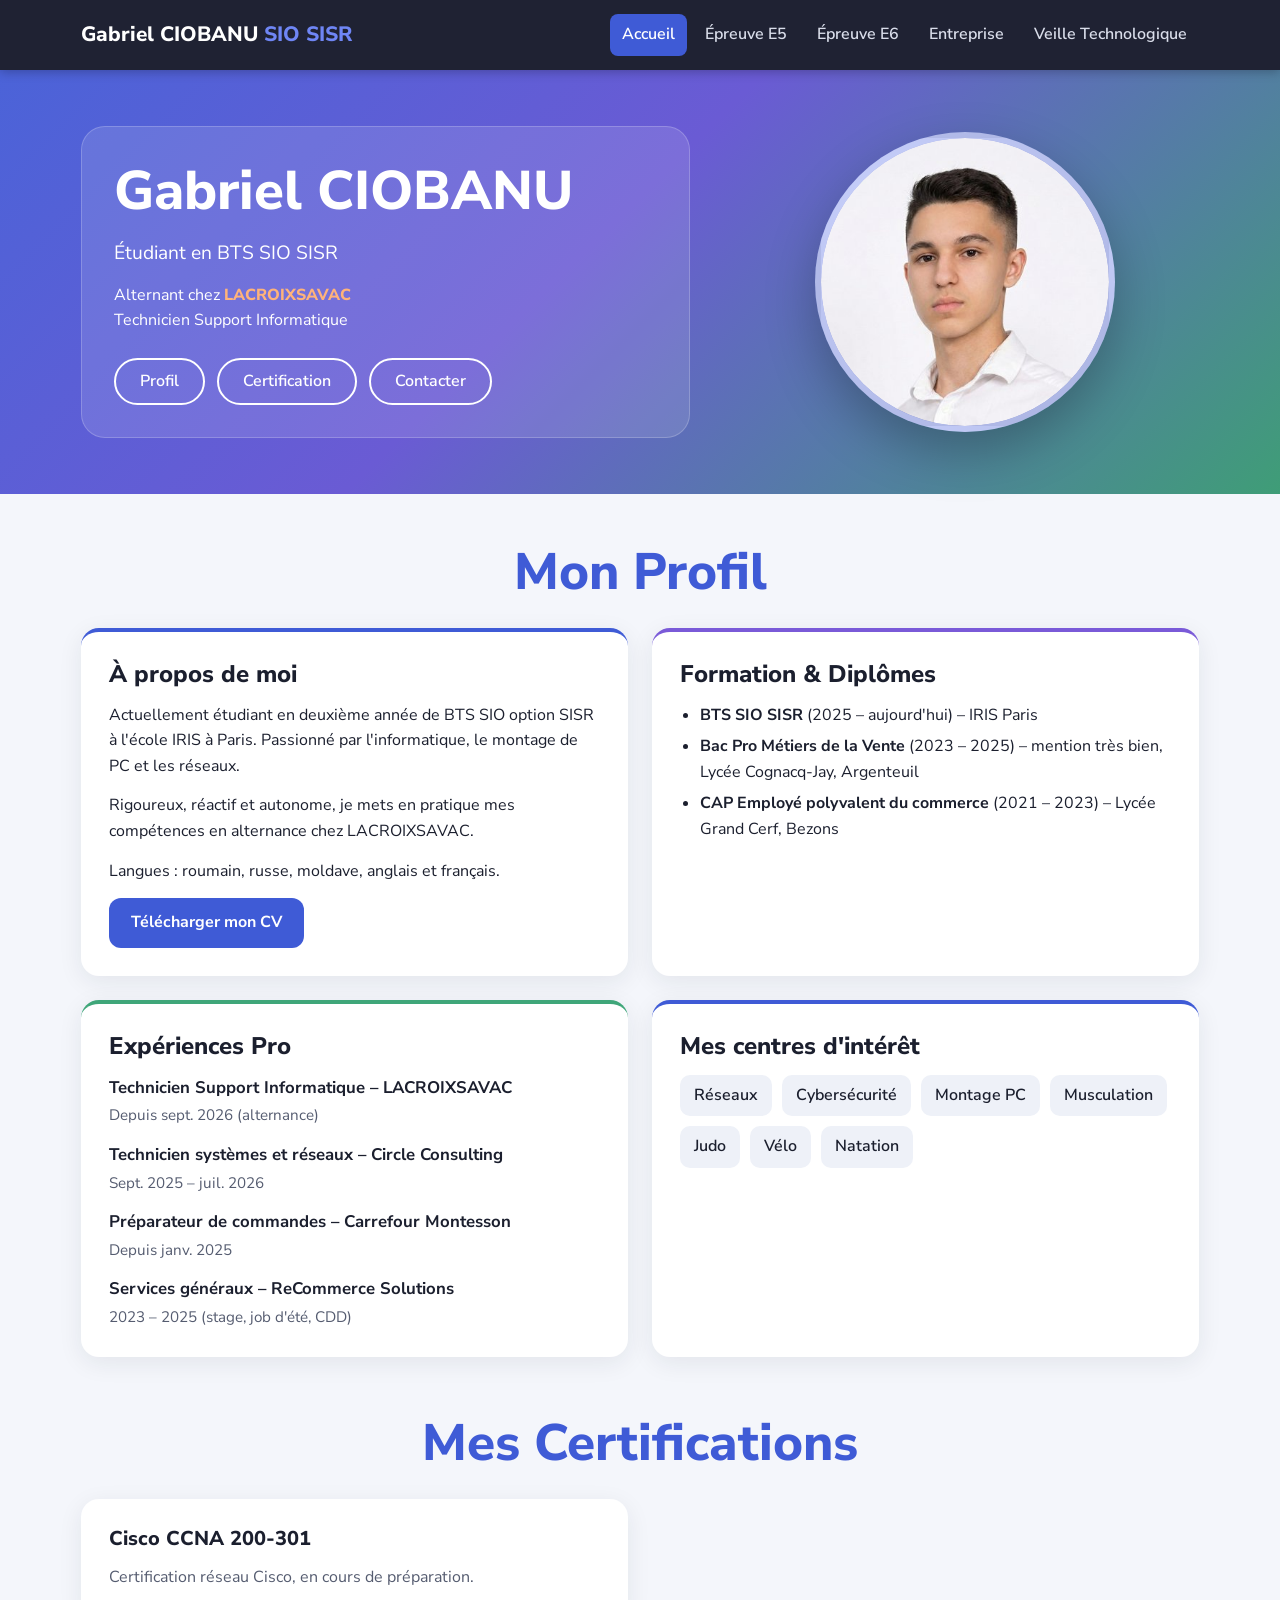
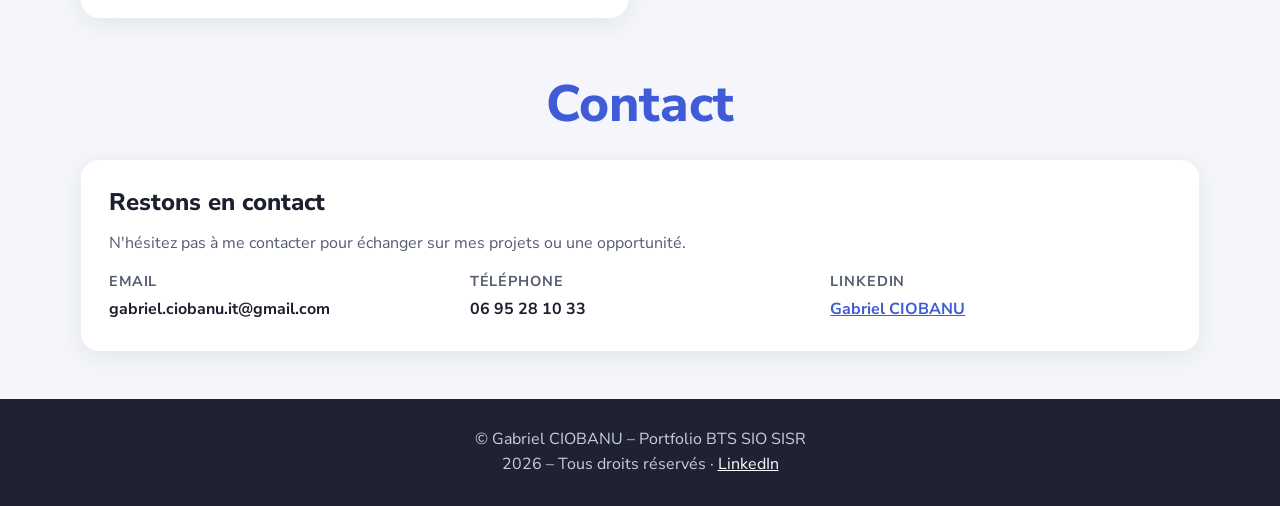
<file: index.html>
<!doctype html>
<html lang="fr">
<head>
<meta charset="utf-8">
<meta name="viewport" content="width=device-width, initial-scale=1, viewport-fit=cover">
<meta name="claude:viewport-fit-sides" content="cover">
<title>Portfolio Gabriel CIOBANU</title>
<link rel="preconnect" href="https://fonts.googleapis.com">
<link rel="preconnect" href="https://fonts.gstatic.com" crossorigin>
<link rel="stylesheet" href="https://fonts.googleapis.com/css2?family=Nunito+Sans:wght@400;600;700;800&display=swap">
<link rel="stylesheet" href="style.css">
</head>
<body>
<header class="nav">
  <div class="nav-in">
    <a class="brand" href="./">Gabriel CIOBANU <span>SIO SISR</span></a>
    <button class="burger" id="burger" aria-label="Ouvrir le menu" aria-expanded="false">&#9776;</button>
    <ul class="menu" id="menu"><li><a href="./" class="active">Accueil</a></li><li><a href="e5.html">Épreuve E5</a></li><li><a href="e6.html">Épreuve E6</a></li><li><a href="entreprise.html">Entreprise</a></li><li><a href="veille.html">Veille Technologique</a></li></ul>
  </div>
</header>

<section class="hero" id="accueil">
  <div class="hero-in">
    <div class="hero-card">
      <h1>Gabriel CIOBANU</h1>
      <p class="sub">Étudiant en BTS SIO SISR</p>
      <p>Alternant chez <span class="company">LACROIXSAVAC</span><br>Technicien Support Informatique</p>
      <div class="pills">
        <a class="pill" href="#profil">Profil</a>
        <a class="pill" href="#certification">Certification</a>
        <a class="pill" href="#contact">Contacter</a>
      </div>
    </div>
    <img class="avatar" src="img/photo.jpg" alt="Photo de Gabriel CIOBANU">
  </div>
</section>

<main class="wrap">
  <section class="stack" id="profil">
    <h2 class="page-title blue">Mon Profil</h2>
    <div class="grid2">
      <article class="card top-blue">
        <h2>À propos de moi</h2>
        <p>Actuellement étudiant en deuxième année de BTS SIO option SISR à l'école IRIS à Paris. Passionné par l'informatique, le montage de PC et les réseaux.</p>
        <p>Rigoureux, réactif et autonome, je mets en pratique mes compétences en alternance chez LACROIXSAVAC.</p>
        <p>Langues : roumain, russe, moldave, anglais et français.</p>
        <a class="btn" href="docs/CV_Gabriel_Ciobanu.pdf" target="_blank" rel="noopener">Télécharger mon CV</a>
      </article>
      <article class="card top-violet">
        <h2>Formation &amp; Diplômes</h2>
        <ul class="clean">
          <li><strong>BTS SIO SISR</strong> (2025 – aujourd'hui) – IRIS Paris</li>
          <li><strong>Bac Pro Métiers de la Vente</strong> (2023 – 2025) – mention très bien, Lycée Cognacq-Jay, Argenteuil</li>
          <li><strong>CAP Employé polyvalent du commerce</strong> (2021 – 2023) – Lycée Grand Cerf, Bezons</li>
        </ul>
      </article>
      <article class="card top-green">
        <h2>Expériences Pro</h2>
        <div class="exp"><strong>Technicien Support Informatique – LACROIXSAVAC</strong><span>Depuis sept. 2026 (alternance)</span></div>
        <div class="exp"><strong>Technicien systèmes et réseaux – Circle Consulting</strong><span>Sept. 2025 – juil. 2026</span></div>
        <div class="exp"><strong>Préparateur de commandes – Carrefour Montesson</strong><span>Depuis janv. 2025</span></div>
        <div class="exp"><strong>Services généraux – ReCommerce Solutions</strong><span>2023 – 2025 (stage, job d'été, CDD)</span></div>
      </article>
      <article class="card top-blue">
        <h2>Mes centres d'intérêt</h2>
        <div class="interests">
          <span>Réseaux</span><span>Cybersécurité</span><span>Montage PC</span><span>Musculation</span><span>Judo</span><span>Vélo</span><span>Natation</span>
        </div>
      </article>
    </div>
  </section>

  <section class="stack" id="certification">
    <h2 class="page-title blue">Mes Certifications</h2>
    <div class="grid2">
      <article class="card">
        <h3>Cisco CCNA 200-301</h3>
        <p class="muted">Certification réseau Cisco, en cours de préparation.</p>
      </article>
    </div>
  </section>

  <section class="stack" id="contact">
    <h2 class="page-title blue">Contact</h2>
    <article class="card">
      <h2>Restons en contact</h2>
      <p class="muted">N'hésitez pas à me contacter pour échanger sur mes projets ou une opportunité.</p>
      <div class="contact-grid">
        <div class="contact-item"><span>Email</span><strong>gabriel.ciobanu.it@gmail.com</strong></div>
        <div class="contact-item"><span>Téléphone</span><strong>06 95 28 10 33</strong></div>
        <div class="contact-item"><span>LinkedIn</span><strong><a href="https://www.linkedin.com/in/gabriel-ciobanu-a6929533b/" target="_blank" rel="noopener">Gabriel CIOBANU</a></strong></div>
      </div>
    </article>
  </section>
</main>

<footer>
  <p>© Gabriel CIOBANU – Portfolio BTS SIO SISR</p>
  <p>2026 – Tous droits réservés · <a href="https://www.linkedin.com/in/gabriel-ciobanu-a6929533b/" target="_blank" rel="noopener">LinkedIn</a></p>
</footer>
<script>
  (function () {
    var b = document.getElementById('burger'), m = document.getElementById('menu');
    b.addEventListener('click', function () {
      var o = m.classList.toggle('open'); b.setAttribute('aria-expanded', o ? 'true' : 'false');
    });
  })();
</script>
</body>
</html>
</file>
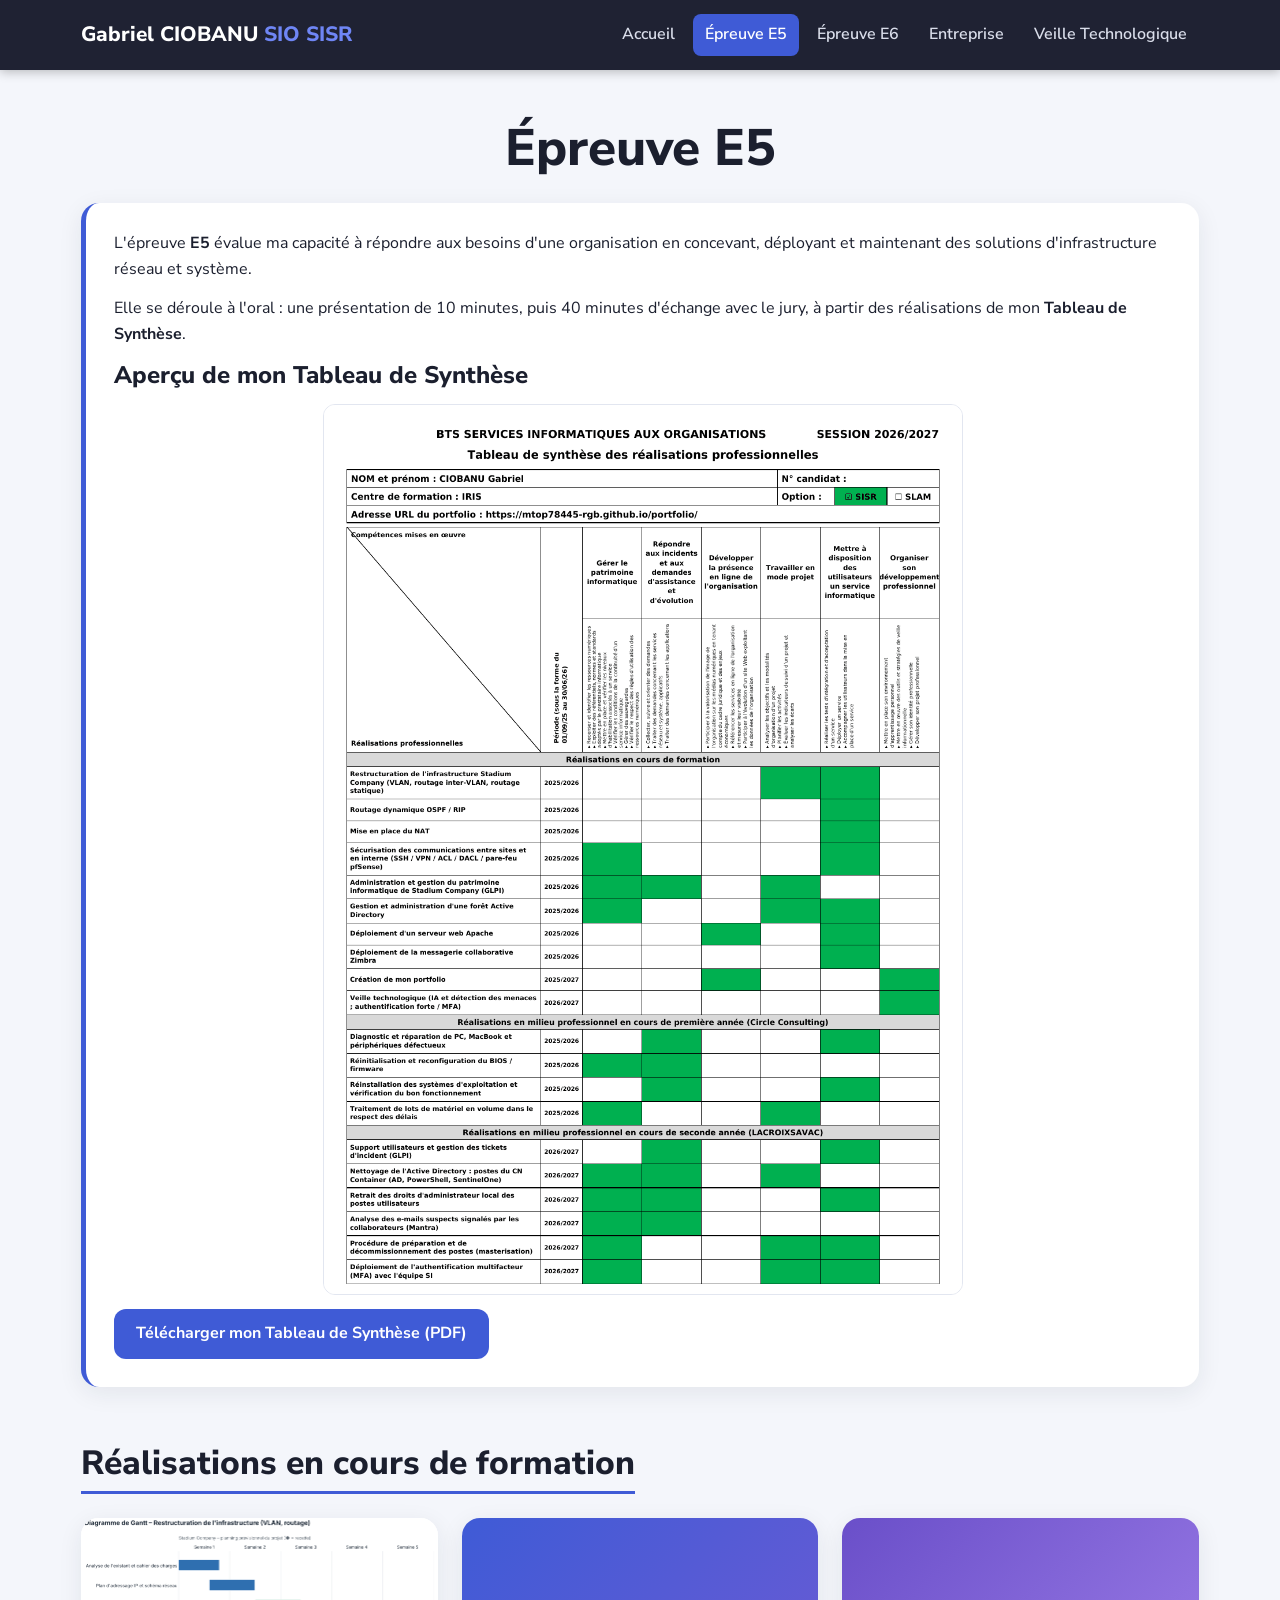
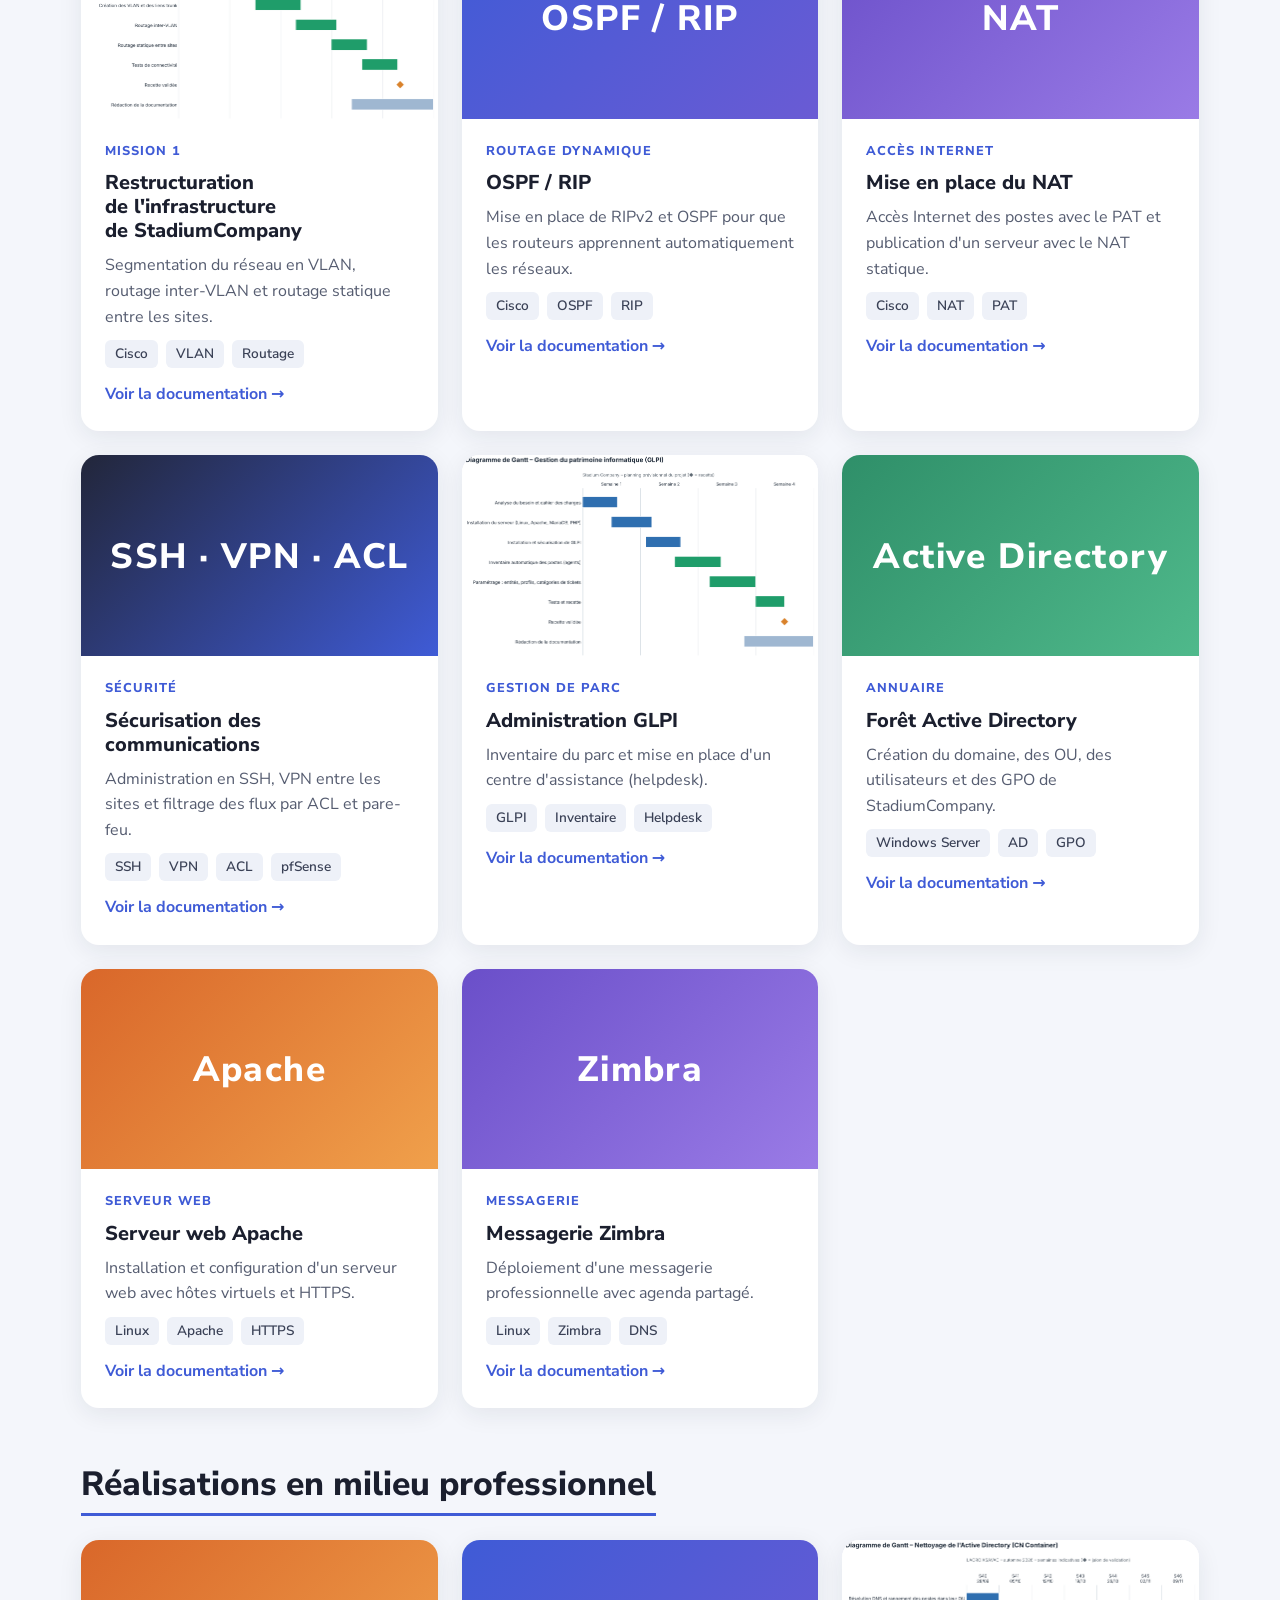
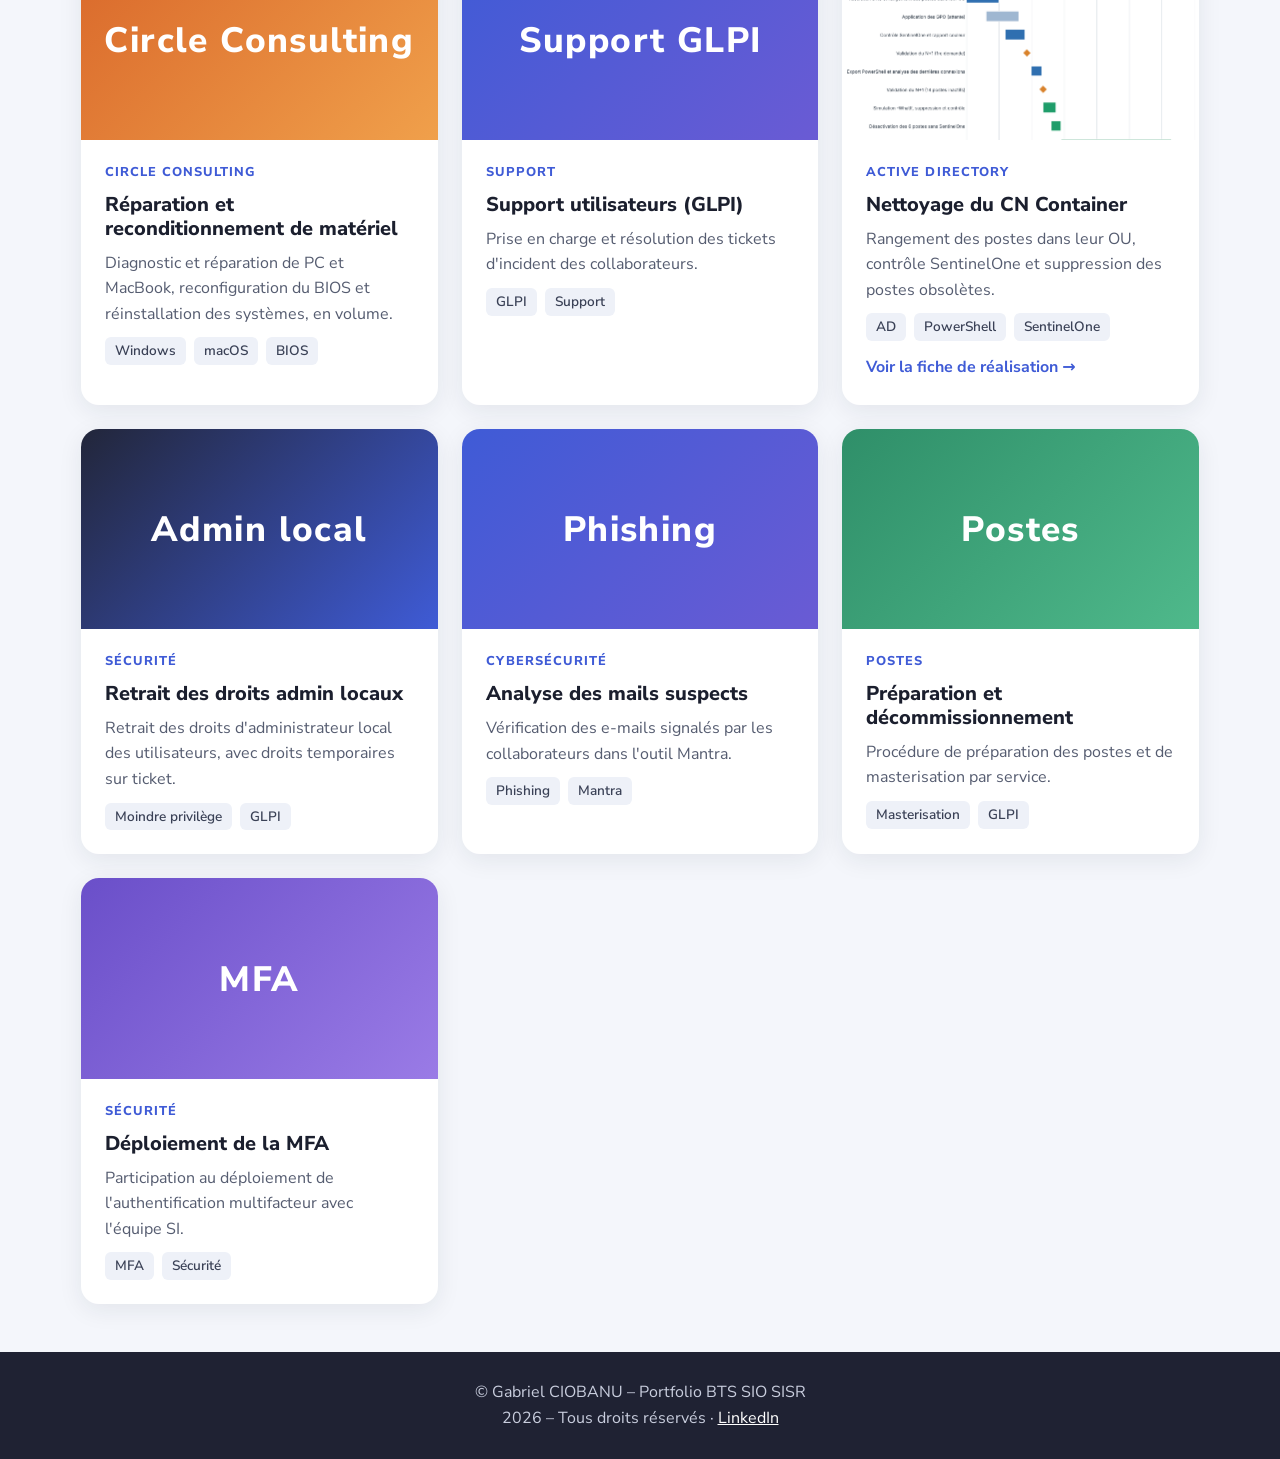
<file: e5.html>
<!doctype html>
<html lang="fr">
<head>
<meta charset="utf-8">
<meta name="viewport" content="width=device-width, initial-scale=1, viewport-fit=cover">
<meta name="claude:viewport-fit-sides" content="cover">
<title>Épreuve E5 – Gabriel CIOBANU</title>
<link rel="preconnect" href="https://fonts.googleapis.com">
<link rel="preconnect" href="https://fonts.gstatic.com" crossorigin>
<link rel="stylesheet" href="https://fonts.googleapis.com/css2?family=Nunito+Sans:wght@400;600;700;800&display=swap">
<link rel="stylesheet" href="style.css">
</head>
<body>
<header class="nav">
  <div class="nav-in">
    <a class="brand" href="./">Gabriel CIOBANU <span>SIO SISR</span></a>
    <button class="burger" id="burger" aria-label="Ouvrir le menu" aria-expanded="false">&#9776;</button>
    <ul class="menu" id="menu"><li><a href="./">Accueil</a></li><li><a href="e5.html" class="active">Épreuve E5</a></li><li><a href="e6.html">Épreuve E6</a></li><li><a href="entreprise.html">Entreprise</a></li><li><a href="veille.html">Veille Technologique</a></li></ul>
  </div>
</header>

<main class="wrap">
  <section class="stack">
    <h1 class="page-title">Épreuve E5</h1>
    <article class="card intro">
      <p>L'épreuve <strong>E5</strong> évalue ma capacité à répondre aux besoins d'une organisation en concevant, déployant et maintenant des solutions d'infrastructure réseau et système.</p>
      <p>Elle se déroule à l'oral : une présentation de 10 minutes, puis 40 minutes d'échange avec le jury, à partir des réalisations de mon <strong>Tableau de Synthèse</strong>.</p>
      <h2>Aperçu de mon Tableau de Synthèse</h2>
      <a class="preview" href="img/tableau_synthese.png" target="_blank" rel="noopener"><img src="img/tableau_synthese.png" alt="Tableau de synthèse de Gabriel CIOBANU"></a>
      <a class="btn" href="docs/Tableau_de_Synthese_CIOBANU_Gabriel.pdf" target="_blank" rel="noopener">Télécharger mon Tableau de Synthèse (PDF)</a>
    </article>
  </section>

  <section class="stack">
    <h2 class="section-title">Réalisations en cours de formation</h2>
    <div class="grid3"><article class="project"><div class="thumb"><img src="img/gantt_e5_restructuration.png" alt="Diagramme de Gantt du projet" loading="lazy"></div><div class="body"><span class="kicker">MISSION 1</span><h3>Restructuration de l'infrastructure de StadiumCompany</h3><p>Segmentation du réseau en VLAN, routage inter-VLAN et routage statique entre les sites.</p><div class="tags"><span>Cisco</span><span>VLAN</span><span>Routage</span></div><div class=links><a href="docs/Fiche_E5_01_restructuration.pdf" target="_blank" rel="noopener">Voir la documentation →</a></div></div></article><article class="project"><div class="thumb art t-blue" aria-hidden="true">OSPF / RIP</div><div class="body"><span class="kicker">ROUTAGE DYNAMIQUE</span><h3>OSPF / RIP</h3><p>Mise en place de RIPv2 et OSPF pour que les routeurs apprennent automatiquement les réseaux.</p><div class="tags"><span>Cisco</span><span>OSPF</span><span>RIP</span></div><div class=links><a href="docs/Fiche_E5_02_ospf_rip.pdf" target="_blank" rel="noopener">Voir la documentation →</a></div></div></article><article class="project"><div class="thumb art t-violet" aria-hidden="true">NAT</div><div class="body"><span class="kicker">ACCÈS INTERNET</span><h3>Mise en place du NAT</h3><p>Accès Internet des postes avec le PAT et publication d'un serveur avec le NAT statique.</p><div class="tags"><span>Cisco</span><span>NAT</span><span>PAT</span></div><div class=links><a href="docs/Fiche_E5_03_nat.pdf" target="_blank" rel="noopener">Voir la documentation →</a></div></div></article><article class="project"><div class="thumb art t-dark" aria-hidden="true">SSH · VPN · ACL</div><div class="body"><span class="kicker">SÉCURITÉ</span><h3>Sécurisation des communications</h3><p>Administration en SSH, VPN entre les sites et filtrage des flux par ACL et pare-feu.</p><div class="tags"><span>SSH</span><span>VPN</span><span>ACL</span><span>pfSense</span></div><div class=links><a href="docs/Fiche_E5_04_securisation.pdf" target="_blank" rel="noopener">Voir la documentation →</a></div></div></article><article class="project"><div class="thumb"><img src="img/gantt_e5_glpi.png" alt="Diagramme de Gantt du projet" loading="lazy"></div><div class="body"><span class="kicker">GESTION DE PARC</span><h3>Administration GLPI</h3><p>Inventaire du parc et mise en place d'un centre d'assistance (helpdesk).</p><div class="tags"><span>GLPI</span><span>Inventaire</span><span>Helpdesk</span></div><div class=links><a href="docs/Fiche_E5_05_glpi.pdf" target="_blank" rel="noopener">Voir la documentation →</a></div></div></article><article class="project"><div class="thumb art t-green" aria-hidden="true">Active Directory</div><div class="body"><span class="kicker">ANNUAIRE</span><h3>Forêt Active Directory</h3><p>Création du domaine, des OU, des utilisateurs et des GPO de StadiumCompany.</p><div class="tags"><span>Windows Server</span><span>AD</span><span>GPO</span></div><div class=links><a href="docs/Fiche_E5_06_active_directory.pdf" target="_blank" rel="noopener">Voir la documentation →</a></div></div></article><article class="project"><div class="thumb art t-orange" aria-hidden="true">Apache</div><div class="body"><span class="kicker">SERVEUR WEB</span><h3>Serveur web Apache</h3><p>Installation et configuration d'un serveur web avec hôtes virtuels et HTTPS.</p><div class="tags"><span>Linux</span><span>Apache</span><span>HTTPS</span></div><div class=links><a href="docs/Fiche_E5_07_apache.pdf" target="_blank" rel="noopener">Voir la documentation →</a></div></div></article><article class="project"><div class="thumb art t-violet" aria-hidden="true">Zimbra</div><div class="body"><span class="kicker">MESSAGERIE</span><h3>Messagerie Zimbra</h3><p>Déploiement d'une messagerie professionnelle avec agenda partagé.</p><div class="tags"><span>Linux</span><span>Zimbra</span><span>DNS</span></div><div class=links><a href="docs/Fiche_E5_08_zimbra.pdf" target="_blank" rel="noopener">Voir la documentation →</a></div></div></article></div>
  </section>

  <section class="stack">
    <h2 class="section-title">Réalisations en milieu professionnel</h2>
    <div class="grid3"><article class="project"><div class="thumb art t-orange" aria-hidden="true">Circle Consulting</div><div class="body"><span class="kicker">CIRCLE CONSULTING</span><h3>Réparation et reconditionnement de matériel</h3><p>Diagnostic et réparation de PC et MacBook, reconfiguration du BIOS et réinstallation des systèmes, en volume.</p><div class="tags"><span>Windows</span><span>macOS</span><span>BIOS</span></div></div></article><article class="project"><div class="thumb art t-blue" aria-hidden="true">Support GLPI</div><div class="body"><span class="kicker">SUPPORT</span><h3>Support utilisateurs (GLPI)</h3><p>Prise en charge et résolution des tickets d'incident des collaborateurs.</p><div class="tags"><span>GLPI</span><span>Support</span></div></div></article><article class="project"><div class="thumb"><img src="img/gantt_e6_nettoyage_ad.png" alt="Diagramme de Gantt du projet" loading="lazy"></div><div class="body"><span class="kicker">ACTIVE DIRECTORY</span><h3>Nettoyage du CN Container</h3><p>Rangement des postes dans leur OU, contrôle SentinelOne et suppression des postes obsolètes.</p><div class="tags"><span>AD</span><span>PowerShell</span><span>SentinelOne</span></div><div class=links><a href="https://drive.google.com/file/d/1XOaWhk2lcOA1BHZnS-OJNu3aDbYD5v7L/view?usp=sharing" target="_blank" rel="noopener">Voir la fiche de réalisation →</a></div></div></article><article class="project"><div class="thumb art t-dark" aria-hidden="true">Admin local</div><div class="body"><span class="kicker">SÉCURITÉ</span><h3>Retrait des droits admin locaux</h3><p>Retrait des droits d'administrateur local des utilisateurs, avec droits temporaires sur ticket.</p><div class="tags"><span>Moindre privilège</span><span>GLPI</span></div></div></article><article class="project"><div class="thumb art t-blue" aria-hidden="true">Phishing</div><div class="body"><span class="kicker">CYBERSÉCURITÉ</span><h3>Analyse des mails suspects</h3><p>Vérification des e-mails signalés par les collaborateurs dans l'outil Mantra.</p><div class="tags"><span>Phishing</span><span>Mantra</span></div></div></article><article class="project"><div class="thumb art t-green" aria-hidden="true">Postes</div><div class="body"><span class="kicker">POSTES</span><h3>Préparation et décommissionnement</h3><p>Procédure de préparation des postes et de masterisation par service.</p><div class="tags"><span>Masterisation</span><span>GLPI</span></div></div></article><article class="project"><div class="thumb art t-violet" aria-hidden="true">MFA</div><div class="body"><span class="kicker">SÉCURITÉ</span><h3>Déploiement de la MFA</h3><p>Participation au déploiement de l'authentification multifacteur avec l'équipe SI.</p><div class="tags"><span>MFA</span><span>Sécurité</span></div></div></article></div>
  </section>
</main>

<footer>
  <p>© Gabriel CIOBANU – Portfolio BTS SIO SISR</p>
  <p>2026 – Tous droits réservés · <a href="https://www.linkedin.com/in/gabriel-ciobanu-a6929533b/" target="_blank" rel="noopener">LinkedIn</a></p>
</footer>
<script>
  (function () {
    var b = document.getElementById('burger'), m = document.getElementById('menu');
    b.addEventListener('click', function () {
      var o = m.classList.toggle('open'); b.setAttribute('aria-expanded', o ? 'true' : 'false');
    });
  })();
</script>
</body>
</html>
</file>
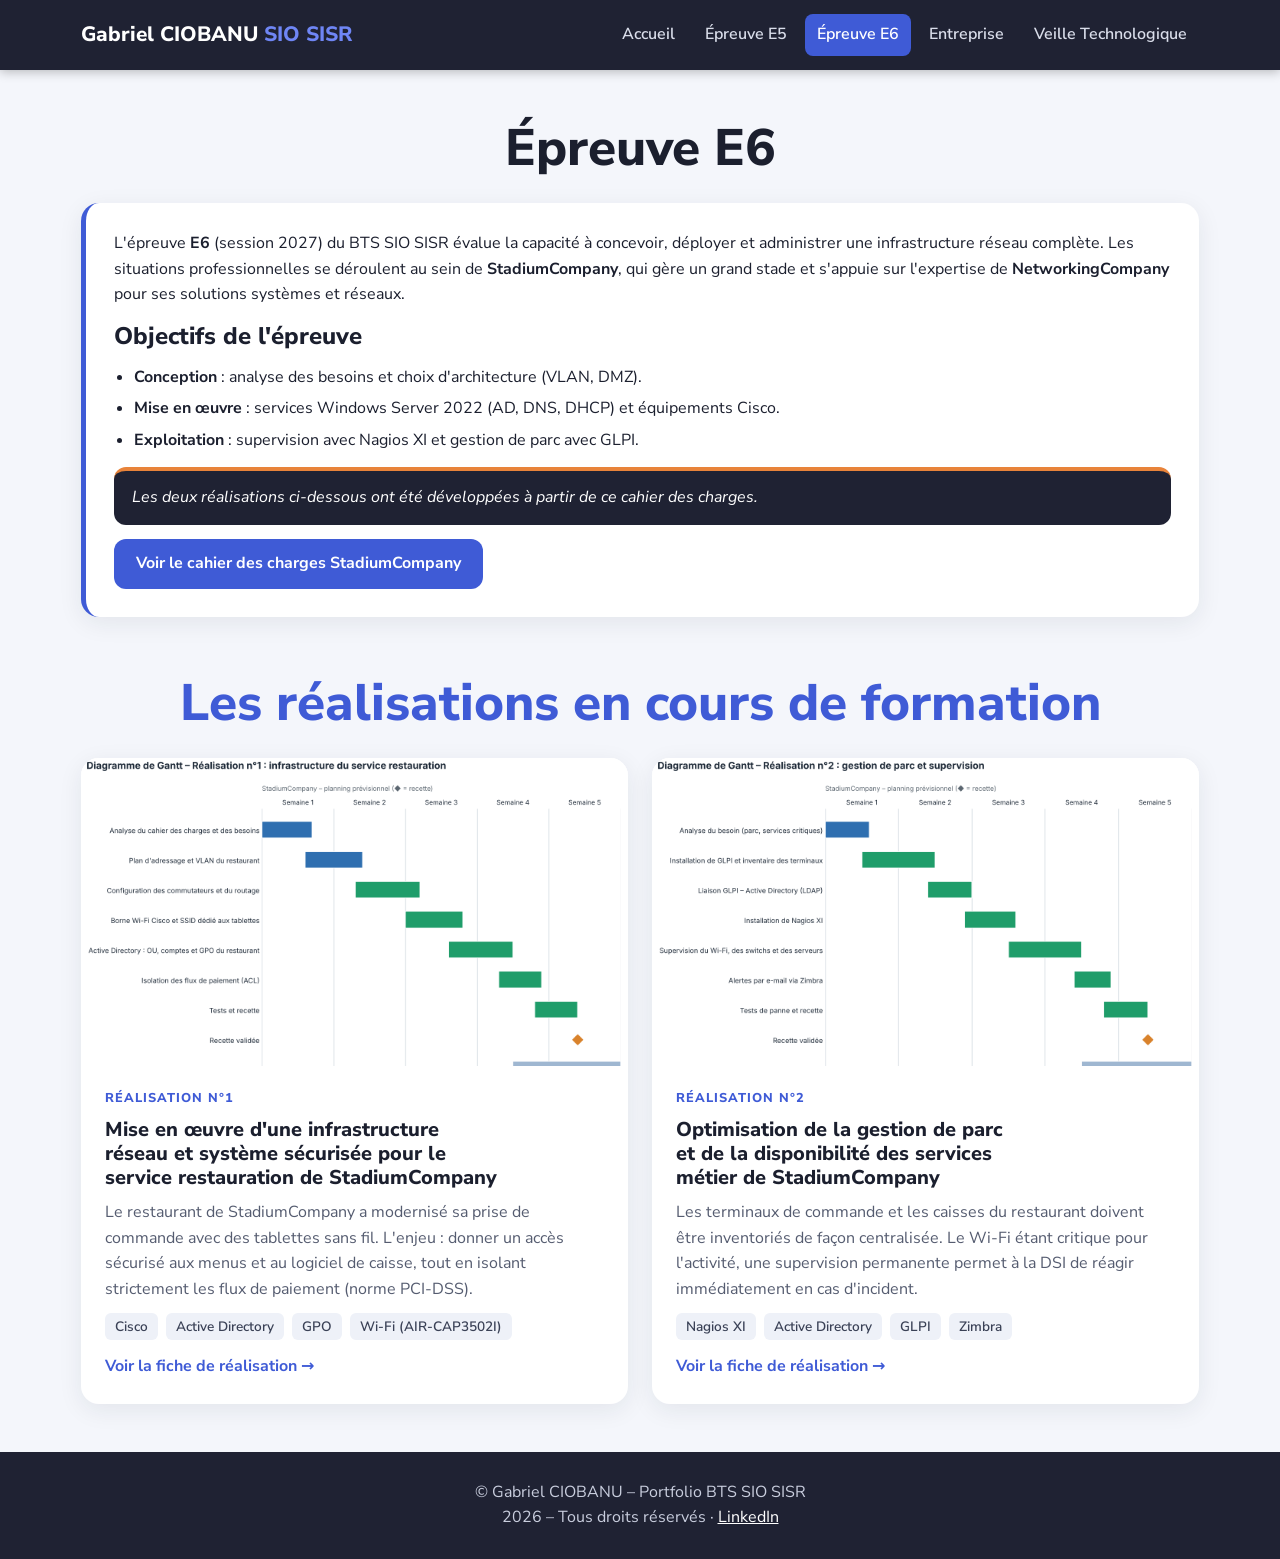
<file: e6.html>
<!doctype html>
<html lang="fr">
<head>
<meta charset="utf-8">
<meta name="viewport" content="width=device-width, initial-scale=1, viewport-fit=cover">
<meta name="claude:viewport-fit-sides" content="cover">
<title>Épreuve E6 – Gabriel CIOBANU</title>
<link rel="preconnect" href="https://fonts.googleapis.com">
<link rel="preconnect" href="https://fonts.gstatic.com" crossorigin>
<link rel="stylesheet" href="https://fonts.googleapis.com/css2?family=Nunito+Sans:wght@400;600;700;800&display=swap">
<link rel="stylesheet" href="style.css">
</head>
<body>
<header class="nav">
  <div class="nav-in">
    <a class="brand" href="./">Gabriel CIOBANU <span>SIO SISR</span></a>
    <button class="burger" id="burger" aria-label="Ouvrir le menu" aria-expanded="false">&#9776;</button>
    <ul class="menu" id="menu"><li><a href="./">Accueil</a></li><li><a href="e5.html">Épreuve E5</a></li><li><a href="e6.html" class="active">Épreuve E6</a></li><li><a href="entreprise.html">Entreprise</a></li><li><a href="veille.html">Veille Technologique</a></li></ul>
  </div>
</header>

<main class="wrap">
  <section class="stack">
    <h1 class="page-title">Épreuve E6</h1>
    <article class="card intro">
      <p>L'épreuve <strong>E6</strong> (session 2027) du BTS SIO SISR évalue la capacité à concevoir, déployer et administrer une infrastructure réseau complète. Les situations professionnelles se déroulent au sein de <strong>StadiumCompany</strong>, qui gère un grand stade et s'appuie sur l'expertise de <strong>NetworkingCompany</strong> pour ses solutions systèmes et réseaux.</p>
      <h2>Objectifs de l'épreuve</h2>
      <ul class="clean">
        <li><strong>Conception</strong> : analyse des besoins et choix d'architecture (VLAN, DMZ).</li>
        <li><strong>Mise en œuvre</strong> : services Windows Server 2022 (AD, DNS, DHCP) et équipements Cisco.</li>
        <li><strong>Exploitation</strong> : supervision avec Nagios XI et gestion de parc avec GLPI.</li>
      </ul>
      <p class="note">Les deux réalisations ci-dessous ont été développées à partir de ce cahier des charges.</p>
      <a class="btn" href="docs/Cahier_des_Charges_StadiumCompany_E6.pdf" target="_blank" rel="noopener">Voir le cahier des charges StadiumCompany</a>
    </article>
  </section>

  <section class="stack">
    <h2 class="page-title blue">Les réalisations en cours de formation</h2>
    <div class="grid2"><article class="project"><div class="thumb"><img src="img/gantt_e6_r1_restauration.png" alt="Diagramme de Gantt du projet" loading="lazy"></div><div class="body"><span class="kicker">Réalisation n°1</span><h3>Mise en œuvre d'une infrastructure réseau et système sécurisée pour le service restauration de StadiumCompany</h3><p>Le restaurant de StadiumCompany a modernisé sa prise de commande avec des tablettes sans fil. L'enjeu : donner un accès sécurisé aux menus et au logiciel de caisse, tout en isolant strictement les flux de paiement (norme PCI-DSS).</p><div class="tags"><span>Cisco</span><span>Active Directory</span><span>GPO</span><span>Wi-Fi (AIR-CAP3502I)</span></div><div class=links><a href="docs/E6_Realisation_1_restauration.pdf" target="_blank" rel="noopener">Voir la fiche de réalisation →</a></div></div></article><article class="project"><div class="thumb"><img src="img/gantt_e6_r2_supervision.png" alt="Diagramme de Gantt du projet" loading="lazy"></div><div class="body"><span class="kicker">Réalisation n°2</span><h3>Optimisation de la gestion de parc et de la disponibilité des services métier de StadiumCompany</h3><p>Les terminaux de commande et les caisses du restaurant doivent être inventoriés de façon centralisée. Le Wi-Fi étant critique pour l'activité, une supervision permanente permet à la DSI de réagir immédiatement en cas d'incident.</p><div class="tags"><span>Nagios XI</span><span>Active Directory</span><span>GLPI</span><span>Zimbra</span></div><div class=links><a href="docs/E6_Realisation_2_gestion_parc_supervision.pdf" target="_blank" rel="noopener">Voir la fiche de réalisation →</a></div></div></article></div>
  </section>
</main>

<footer>
  <p>© Gabriel CIOBANU – Portfolio BTS SIO SISR</p>
  <p>2026 – Tous droits réservés · <a href="https://www.linkedin.com/in/gabriel-ciobanu-a6929533b/" target="_blank" rel="noopener">LinkedIn</a></p>
</footer>
<script>
  (function () {
    var b = document.getElementById('burger'), m = document.getElementById('menu');
    b.addEventListener('click', function () {
      var o = m.classList.toggle('open'); b.setAttribute('aria-expanded', o ? 'true' : 'false');
    });
  })();
</script>
</body>
</html>
</file>
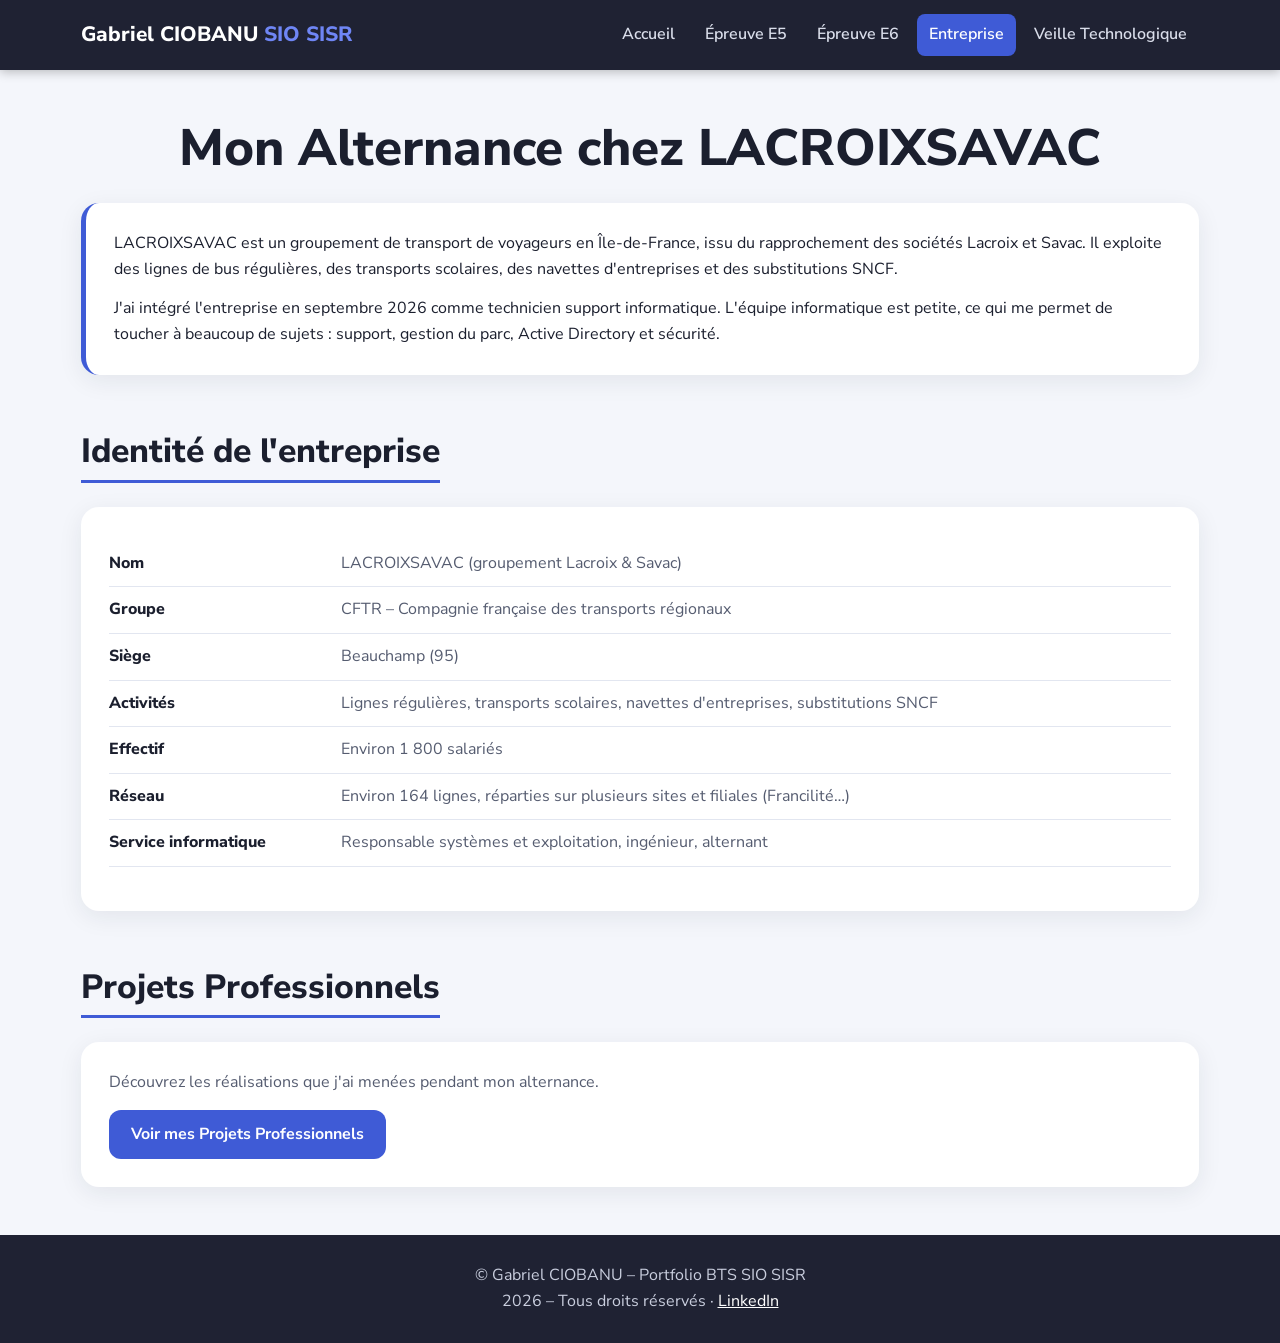
<file: entreprise.html>
<!doctype html>
<html lang="fr">
<head>
<meta charset="utf-8">
<meta name="viewport" content="width=device-width, initial-scale=1, viewport-fit=cover">
<meta name="claude:viewport-fit-sides" content="cover">
<title>Entreprise – Gabriel CIOBANU</title>
<link rel="preconnect" href="https://fonts.googleapis.com">
<link rel="preconnect" href="https://fonts.gstatic.com" crossorigin>
<link rel="stylesheet" href="https://fonts.googleapis.com/css2?family=Nunito+Sans:wght@400;600;700;800&display=swap">
<link rel="stylesheet" href="style.css">
</head>
<body>
<header class="nav">
  <div class="nav-in">
    <a class="brand" href="./">Gabriel CIOBANU <span>SIO SISR</span></a>
    <button class="burger" id="burger" aria-label="Ouvrir le menu" aria-expanded="false">&#9776;</button>
    <ul class="menu" id="menu"><li><a href="./">Accueil</a></li><li><a href="e5.html">Épreuve E5</a></li><li><a href="e6.html">Épreuve E6</a></li><li><a href="entreprise.html" class="active">Entreprise</a></li><li><a href="veille.html">Veille Technologique</a></li></ul>
  </div>
</header>

<main class="wrap">
  <section class="stack">
    <h1 class="page-title">Mon Alternance chez LACROIXSAVAC</h1>
    <article class="card intro">
      <p>LACROIXSAVAC est un groupement de transport de voyageurs en Île-de-France, issu du rapprochement des sociétés Lacroix et Savac. Il exploite des lignes de bus régulières, des transports scolaires, des navettes d'entreprises et des substitutions SNCF.</p>
      <p>J'ai intégré l'entreprise en septembre 2026 comme technicien support informatique. L'équipe informatique est petite, ce qui me permet de toucher à beaucoup de sujets : support, gestion du parc, Active Directory et sécurité.</p>
    </article>
  </section>

  <section class="stack">
    <h2 class="section-title">Identité de l'entreprise</h2>
    <article class="card">
      <dl class="ident">
        <div><dt>Nom</dt><dd>LACROIXSAVAC (groupement Lacroix &amp; Savac)</dd></div>
        <div><dt>Groupe</dt><dd>CFTR – Compagnie française des transports régionaux</dd></div>
        <div><dt>Siège</dt><dd>Beauchamp (95)</dd></div>
        <div><dt>Activités</dt><dd>Lignes régulières, transports scolaires, navettes d'entreprises, substitutions SNCF</dd></div>
        <div><dt>Effectif</dt><dd>Environ 1 800 salariés</dd></div>
        <div><dt>Réseau</dt><dd>Environ 164 lignes, réparties sur plusieurs sites et filiales (Francilité…)</dd></div>
        <div><dt>Service informatique</dt><dd>Responsable systèmes et exploitation, ingénieur, alternant</dd></div>
      </dl>
    </article>
  </section>

  <section class="stack">
    <h2 class="section-title">Projets Professionnels</h2>
    <article class="card">
      <p class="muted">Découvrez les réalisations que j'ai menées pendant mon alternance.</p>
      <a class="btn" href="e6.html">Voir mes Projets Professionnels</a>
    </article>
  </section>
</main>

<footer>
  <p>© Gabriel CIOBANU – Portfolio BTS SIO SISR</p>
  <p>2026 – Tous droits réservés · <a href="https://www.linkedin.com/in/gabriel-ciobanu-a6929533b/" target="_blank" rel="noopener">LinkedIn</a></p>
</footer>
<script>
  (function () {
    var b = document.getElementById('burger'), m = document.getElementById('menu');
    b.addEventListener('click', function () {
      var o = m.classList.toggle('open'); b.setAttribute('aria-expanded', o ? 'true' : 'false');
    });
  })();
</script>
</body>
</html>
</file>
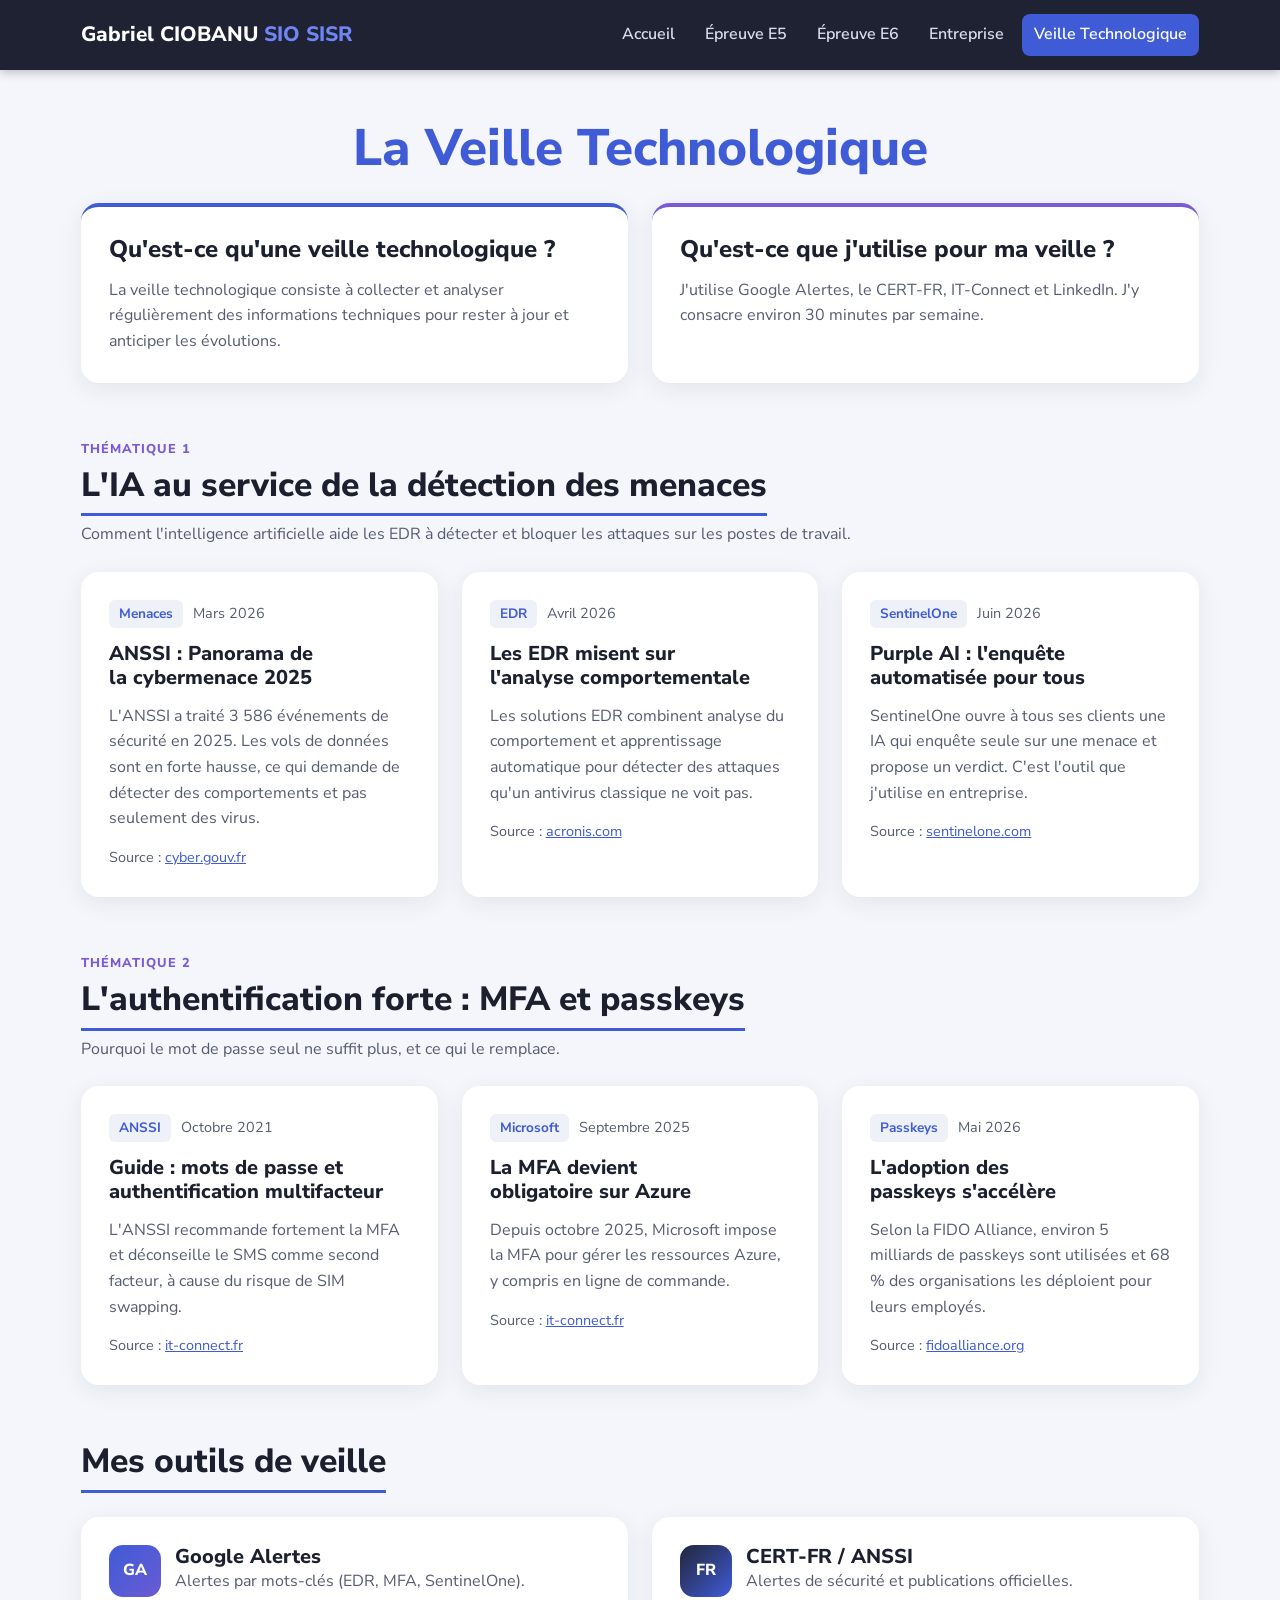
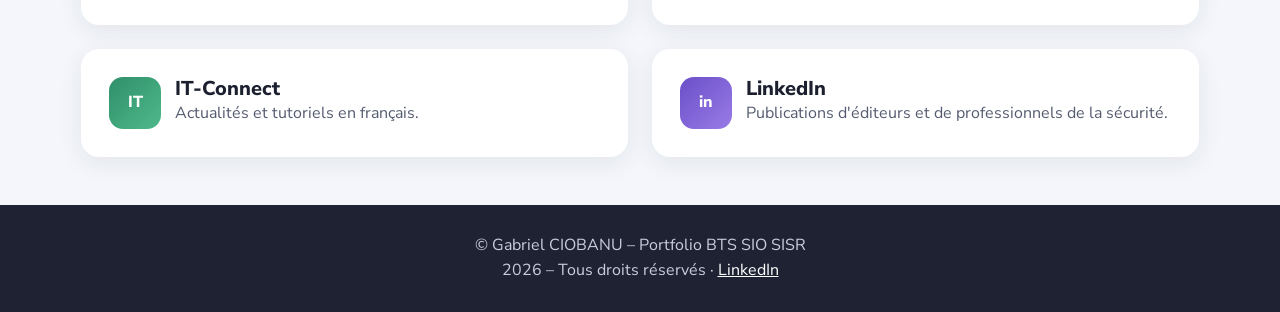
<file: veille.html>
<!doctype html>
<html lang="fr">
<head>
<meta charset="utf-8">
<meta name="viewport" content="width=device-width, initial-scale=1, viewport-fit=cover">
<meta name="claude:viewport-fit-sides" content="cover">
<title>Veille technologique – Gabriel CIOBANU</title>
<link rel="preconnect" href="https://fonts.googleapis.com">
<link rel="preconnect" href="https://fonts.gstatic.com" crossorigin>
<link rel="stylesheet" href="https://fonts.googleapis.com/css2?family=Nunito+Sans:wght@400;600;700;800&display=swap">
<link rel="stylesheet" href="style.css">
</head>
<body>
<header class="nav">
  <div class="nav-in">
    <a class="brand" href="./">Gabriel CIOBANU <span>SIO SISR</span></a>
    <button class="burger" id="burger" aria-label="Ouvrir le menu" aria-expanded="false">&#9776;</button>
    <ul class="menu" id="menu"><li><a href="./">Accueil</a></li><li><a href="e5.html">Épreuve E5</a></li><li><a href="e6.html">Épreuve E6</a></li><li><a href="entreprise.html">Entreprise</a></li><li><a href="veille.html" class="active">Veille Technologique</a></li></ul>
  </div>
</header>

<main class="wrap">
  <section class="stack">
    <h1 class="page-title blue">La Veille Technologique</h1>
    <div class="grid2">
      <article class="card top-blue">
        <h2>Qu'est-ce qu'une veille technologique ?</h2>
        <p class="muted">La veille technologique consiste à collecter et analyser régulièrement des informations techniques pour rester à jour et anticiper les évolutions.</p>
      </article>
      <article class="card top-violet">
        <h2>Qu'est-ce que j'utilise pour ma veille ?</h2>
        <p class="muted">J'utilise Google Alertes, le CERT-FR, IT-Connect et LinkedIn. J'y consacre environ 30 minutes par semaine.</p>
      </article>
    </div>
  </section>

  <section class="stack">
    <div class="theme-head"><span class="kicker">Thématique 1</span><h2 class="section-title">L'IA au service de la détection des menaces</h2><p class="muted">Comment l'intelligence artificielle aide les EDR à détecter et bloquer les attaques sur les postes de travail.</p></div>
    <div class="grid3"><article class="card article"><div class="meta"><span class="tag">Menaces</span><time>Mars 2026</time></div><h3>ANSSI : Panorama de la cybermenace 2025</h3><p class="muted">L'ANSSI a traité 3 586 événements de sécurité en 2025. Les vols de données sont en forte hausse, ce qui demande de détecter des comportements et pas seulement des virus.</p><p class="src">Source : <a href="https://cyber.gouv.fr/actualites/panorama-de-la-cybermenace-2025/" target="_blank" rel="noopener">cyber.gouv.fr</a></p></article><article class="card article"><div class="meta"><span class="tag">EDR</span><time>Avril 2026</time></div><h3>Les EDR misent sur l'analyse comportementale</h3><p class="muted">Les solutions EDR combinent analyse du comportement et apprentissage automatique pour détecter des attaques qu'un antivirus classique ne voit pas.</p><p class="src">Source : <a href="https://www.acronis.com/fr/blog/posts/best-edr-endpoint-detection-and-response-solutions-in-2026/" target="_blank" rel="noopener">acronis.com</a></p></article><article class="card article"><div class="meta"><span class="tag">SentinelOne</span><time>Juin 2026</time></div><h3>Purple AI : l'enquête automatisée pour tous</h3><p class="muted">SentinelOne ouvre à tous ses clients une IA qui enquête seule sur une menace et propose un verdict. C'est l'outil que j'utilise en entreprise.</p><p class="src">Source : <a href="https://www.sentinelone.com/press/sentinelone-opens-purple-ai-agentic-investigation-to-all-customers-bringing-frontier-ai-directly-into-the-soc/" target="_blank" rel="noopener">sentinelone.com</a></p></article></div>
  </section>

  <section class="stack">
    <div class="theme-head"><span class="kicker">Thématique 2</span><h2 class="section-title">L'authentification forte : MFA et passkeys</h2><p class="muted">Pourquoi le mot de passe seul ne suffit plus, et ce qui le remplace.</p></div>
    <div class="grid3"><article class="card article"><div class="meta"><span class="tag">ANSSI</span><time>Octobre 2021</time></div><h3>Guide : mots de passe et authentification multifacteur</h3><p class="muted">L'ANSSI recommande fortement la MFA et déconseille le SMS comme second facteur, à cause du risque de SIM swapping.</p><p class="src">Source : <a href="https://www.it-connect.fr/nouveau-guide-anssi-sur-les-mots-de-passe-et-lauthentification-multifacteur/" target="_blank" rel="noopener">it-connect.fr</a></p></article><article class="card article"><div class="meta"><span class="tag">Microsoft</span><time>Septembre 2025</time></div><h3>La MFA devient obligatoire sur Azure</h3><p class="muted">Depuis octobre 2025, Microsoft impose la MFA pour gérer les ressources Azure, y compris en ligne de commande.</p><p class="src">Source : <a href="https://www.it-connect.fr/administrateurs-azure-preparez-vous-le-mfa-devient-incontournable-en-octobre-2025/" target="_blank" rel="noopener">it-connect.fr</a></p></article><article class="card article"><div class="meta"><span class="tag">Passkeys</span><time>Mai 2026</time></div><h3>L'adoption des passkeys s'accélère</h3><p class="muted">Selon la FIDO Alliance, environ 5 milliards de passkeys sont utilisées et 68 % des organisations les déploient pour leurs employés.</p><p class="src">Source : <a href="https://fidoalliance.org/fido-alliance-reports-accelerating-global-passkey-adoption-on-world-passkey-day-2026/" target="_blank" rel="noopener">fidoalliance.org</a></p></article></div>
  </section>

  <section class="stack">
    <h2 class="section-title">Mes outils de veille</h2>
    <div class="grid2">
<article class="card tool"><div class="ico t-blue">GA</div><div><h3>Google Alertes</h3><p class="muted">Alertes par mots-clés (EDR, MFA, SentinelOne).</p></div></article>
<article class="card tool"><div class="ico t-dark">FR</div><div><h3>CERT-FR / ANSSI</h3><p class="muted">Alertes de sécurité et publications officielles.</p></div></article>
<article class="card tool"><div class="ico t-green">IT</div><div><h3>IT-Connect</h3><p class="muted">Actualités et tutoriels en français.</p></div></article>
<article class="card tool"><div class="ico t-violet">in</div><div><h3>LinkedIn</h3><p class="muted">Publications d'éditeurs et de professionnels de la sécurité.</p></div></article>
</div>
  </section>
</main>

<footer>
  <p>© Gabriel CIOBANU – Portfolio BTS SIO SISR</p>
  <p>2026 – Tous droits réservés · <a href="https://www.linkedin.com/in/gabriel-ciobanu-a6929533b/" target="_blank" rel="noopener">LinkedIn</a></p>
</footer>
<script>
  (function () {
    var b = document.getElementById('burger'), m = document.getElementById('menu');
    b.addEventListener('click', function () {
      var o = m.classList.toggle('open'); b.setAttribute('aria-expanded', o ? 'true' : 'false');
    });
  })();
</script>
</body>
</html>
</file>
<file: style.css>
/* Portfolio Gabriel CIOBANU — mise en page : barre sombre, hero dégradé, cartes blanches sur fond clair */
:root {
  --nav: #1f2233;
  --bg: #f4f6fb;
  --card: #ffffff;
  --ink: #1b1f2e;
  --muted: #555c70;
  --blue: #3f5bd6;
  --violet: #7a5ad8;
  --green: #3fa679;
  --orange: #e8833a;
  --line: #e2e6f0;
  --tag: #eef1f8;
  --font: "Nunito Sans", "Segoe UI", system-ui, -apple-system, sans-serif;
  color-scheme: light;
}
* { box-sizing: border-box; }
html { scroll-behavior: smooth; }
body {
  margin: 0;
  background: var(--bg);
  color: var(--ink);
  font-family: var(--font);
  font-size: 16px;
  line-height: 1.6;
}
a { color: var(--blue); }
img { max-width: 100%; display: block; }
h1, h2, h3 { text-wrap: balance; line-height: 1.2; margin: 0; }
p { margin: 0; }

/* Barre de navigation */
.nav {
  position: sticky;
  top: env(safe-area-inset-top, 0px);
  z-index: 20;
  background: var(--nav);
  box-shadow: 0 2px 10px rgba(0,0,0,.25);
}
body::before {
  content: ""; position: fixed; inset: 0 0 auto;
  height: env(safe-area-inset-top, 0px); z-index: 30; background: var(--nav);
}
.nav-in {
  max-width: 1150px; margin: 0 auto;
  padding-block: 14px;
  padding-left: max(16px, env(safe-area-inset-left, 0px));
  padding-right: max(16px, env(safe-area-inset-right, 0px));
  display: flex; align-items: center; justify-content: space-between; gap: 16px;
}
.brand { color: #fff; font-weight: 800; font-size: 1.3rem; text-decoration: none; white-space: nowrap; }
.brand span { color: #6f86f5; }
.menu { display: flex; gap: 6px; list-style: none; margin: 0; padding: 0; flex-wrap: wrap; }
.menu a {
  color: #d9ddea; text-decoration: none; font-weight: 600;
  padding: 8px 12px; border-radius: 8px; display: block;
}
.menu a:hover, .menu a:focus-visible { background: rgba(255,255,255,.08); color: #fff; outline: none; }
.menu a.active { color: #fff; background: var(--blue); }
.burger {
  display: none; background: none; border: 0; color: #fff; cursor: pointer;
  font-size: 1.8rem; line-height: 1; padding: 4px 8px;
}
@media (max-width: 860px) {
  .burger { display: block; }
  .menu {
    display: none; position: absolute; left: 0; right: 0; top: 100%;
    background: var(--nav); flex-direction: column; padding: 8px max(16px, env(safe-area-inset-left, 0px)) 16px;
  }
  .menu.open { display: flex; }
}

/* Contenu */
.wrap {
  max-width: 1150px; margin: 0 auto;
  padding-block: 48px;
  padding-left: max(16px, env(safe-area-inset-left, 0px));
  padding-right: max(16px, env(safe-area-inset-right, 0px));
  display: grid; gap: 56px;
}
.page-title { text-align: center; font-size: clamp(2.1rem, 5vw, 3.2rem); font-weight: 800; color: var(--ink); }
.page-title.blue { color: var(--blue); }
.section-title {
  font-size: clamp(1.6rem, 3.5vw, 2.1rem); font-weight: 800;
  padding-bottom: 8px; border-bottom: 3px solid var(--blue); justify-self: start;
}
.stack { display: grid; gap: 24px; }

/* Hero (accueil) */
.hero {
  background: linear-gradient(135deg, #4b63d8 0%, #6a5bd4 45%, #3f9d77 100%);
  color: #fff;
}
.hero-in {
  max-width: 1150px; margin: 0 auto;
  padding-block: 56px;
  padding-left: max(16px, env(safe-area-inset-left, 0px));
  padding-right: max(16px, env(safe-area-inset-right, 0px));
  display: grid; grid-template-columns: 1.3fr 1fr; gap: 40px; align-items: center;
}
.hero-card {
  background: rgba(255,255,255,.12); border: 1px solid rgba(255,255,255,.2);
  border-radius: 24px; padding: 32px; display: grid; gap: 14px;
}
.hero h1 { font-size: clamp(2.2rem, 5vw, 3.4rem); font-weight: 800; }
.hero .sub { font-size: 1.2rem; }
.hero .company { color: #ffb37a; font-weight: 800; }
.pills { display: flex; flex-wrap: wrap; gap: 12px; margin-top: 10px; }
.pill {
  color: #fff; text-decoration: none; border: 2px solid #fff; border-radius: 999px;
  padding: 9px 24px; font-weight: 600;
}
.pill:hover, .pill:focus-visible { background: #fff; color: var(--blue); outline: none; }
.avatar {
  justify-self: center; width: min(300px, 70vw); aspect-ratio: 1; max-width: 100%;
  border-radius: 50%; border: 6px solid rgba(255,255,255,.55);
  background: radial-gradient(circle at 30% 30%, #8ea0ff, #3b4fb8);
  object-fit: cover;
  box-shadow: 0 20px 50px rgba(0,0,0,.25);
}
@media (max-width: 860px) { .hero-in { grid-template-columns: 1fr; } }

/* Cartes */
.card {
  background: var(--card); border-radius: 18px; padding: 28px;
  box-shadow: 0 6px 24px rgba(31,34,51,.08); display: grid; gap: 14px; min-width: 0; align-content: start;
}
.card.top-blue { border-top: 4px solid var(--blue); }
.card.top-violet { border-top: 4px solid var(--violet); }
.card.top-green { border-top: 4px solid var(--green); }
.card h2 { font-size: 1.5rem; font-weight: 800; }
.card h3 { font-size: 1.25rem; font-weight: 800; }
.card .muted, .muted { color: var(--muted); }
.intro { border-left: 5px solid var(--blue); }
.grid2 { display: grid; grid-template-columns: repeat(2, minmax(0, 1fr)); gap: 24px; }
.grid3 { display: grid; grid-template-columns: repeat(3, minmax(0, 1fr)); gap: 24px; }
@media (max-width: 980px) { .grid3 { grid-template-columns: repeat(2, minmax(0, 1fr)); } }
@media (max-width: 680px) { .grid2, .grid3 { grid-template-columns: 1fr; } }

ul.clean { margin: 0; padding-left: 20px; display: grid; gap: 6px; }
.exp { display: grid; gap: 2px; }
.exp strong { font-size: 1.05rem; }
.exp span { color: var(--muted); font-size: .95rem; }
.interests { align-items: flex-start; display: flex; flex-wrap: wrap; gap: 10px; }
.interests span { background: var(--tag); border-radius: 10px; padding: 8px 14px; font-weight: 600; }

/* Cartes projets */
.project { background: var(--card); border-radius: 18px; overflow: hidden; box-shadow: 0 6px 24px rgba(31,34,51,.08); display: flex; flex-direction: column; min-width: 0; }
.project .thumb { aspect-ratio: 16 / 9; max-width: 100%; background: #dfe4f2; display: grid; place-items: center; overflow: hidden; }
.project .thumb img { width: 100%; height: 100%; object-fit: contain; background: #fff; }
.project .thumb.art { color: #fff; font-weight: 800; font-size: clamp(1.6rem, 3vw, 2.2rem); letter-spacing: .04em; text-align: center; padding: 16px; }
.t-blue, .project .thumb.t-blue { background: linear-gradient(135deg, #3f5bd6, #6a5bd4); }
.t-green, .project .thumb.t-green { background: linear-gradient(135deg, #2f8f69, #4fb98b); }
.t-violet, .project .thumb.t-violet { background: linear-gradient(135deg, #6a4fc9, #9a7be6); }
.t-dark, .project .thumb.t-dark { background: linear-gradient(135deg, #22263a, #3f5bd6); }
.t-orange, .project .thumb.t-orange { background: linear-gradient(135deg, #d9672a, #f0a04b); }
.project .body { padding: 22px 24px 24px; display: grid; gap: 10px; flex: 1; align-content: start; }
.kicker { color: var(--blue); font-weight: 800; font-size: .8rem; letter-spacing: .08em; text-transform: uppercase; }
.project h3 { font-size: 1.25rem; font-weight: 800; }
.project p { color: var(--muted); }
.tags { display: flex; flex-wrap: wrap; gap: 8px; }
.tags span { background: var(--tag); color: #3a4156; border-radius: 6px; padding: 3px 10px; font-size: .85rem; font-weight: 600; }
.links { display: grid; gap: 6px; margin-top: 4px; }
.links a { font-weight: 700; text-decoration: none; }
.links a:hover, .links a:focus-visible { text-decoration: underline; }

/* Boutons */
.btn {
  display: inline-flex; align-items: center; gap: 8px; justify-self: start;
  background: var(--blue); color: #fff; text-decoration: none; font-weight: 700;
  padding: 12px 22px; border-radius: 12px;
}
.btn:hover, .btn:focus-visible { background: #2f47b8; outline: none; }
.btn.green { background: var(--green); }
.btn.green:hover { background: #2f8f69; }

/* Tableau de synthèse */
.preview { max-width: 640px; width: 100%; justify-self: center; display: block; border: 1px solid var(--line); border-radius: 12px; overflow: hidden; background: #fff; }
.preview img { width: 100%; }

/* Identité entreprise */
.ident { display: grid; gap: 10px; }
.ident div { display: grid; grid-template-columns: 220px minmax(0, 1fr); gap: 12px; padding-bottom: 10px; border-bottom: 1px solid var(--line); }
.ident dt { font-weight: 800; }
.ident dd { margin: 0; color: var(--muted); }
@media (max-width: 600px) { .ident div { grid-template-columns: 1fr; gap: 2px; } }

/* Veille */
.theme-head { display: grid; gap: 6px; }
.theme-head .kicker { color: var(--violet); }
.article .meta { display: flex; gap: 10px; align-items: center; flex-wrap: wrap; }
.article .meta .tag { background: var(--tag); border-radius: 6px; padding: 3px 10px; font-size: .85rem; font-weight: 700; color: var(--blue); }
.article .meta time { color: var(--muted); font-size: .9rem; font-variant-numeric: tabular-nums; }
.article .src { font-size: .9rem; color: var(--muted); }
.tool { display: grid; grid-template-columns: 52px minmax(0, 1fr); gap: 14px; align-items: start; }
.tool .ico { width: 52px; height: 52px; border-radius: 14px; display: grid; place-items: center; color: #fff; font-weight: 800; }

/* Contact */
.contact-grid { display: grid; grid-template-columns: repeat(3, minmax(0, 1fr)); gap: 20px; }
@media (max-width: 760px) { .contact-grid { grid-template-columns: 1fr; } }
.contact-item { display: grid; gap: 4px; }
.contact-item span { color: var(--muted); font-size: .9rem; font-weight: 700; text-transform: uppercase; letter-spacing: .06em; }
.contact-item strong { overflow-wrap: anywhere; }

footer {
  background: var(--nav); color: #c9cede; text-align: center;
  padding-block: 28px;
  padding-left: max(16px, env(safe-area-inset-left, 0px));
  padding-right: max(16px, env(safe-area-inset-right, 0px));
}
footer a { color: #fff; }

:focus-visible { outline: 3px solid #ffb37a; outline-offset: 2px; }
@media (prefers-reduced-motion: reduce) { html { scroll-behavior: auto; } }

/* Encadré d'information (E6) */
.note { background: var(--nav); color: #fff; border-top: 4px solid var(--orange); border-radius: 12px; padding: 14px 18px; font-style: italic; }
</file>
